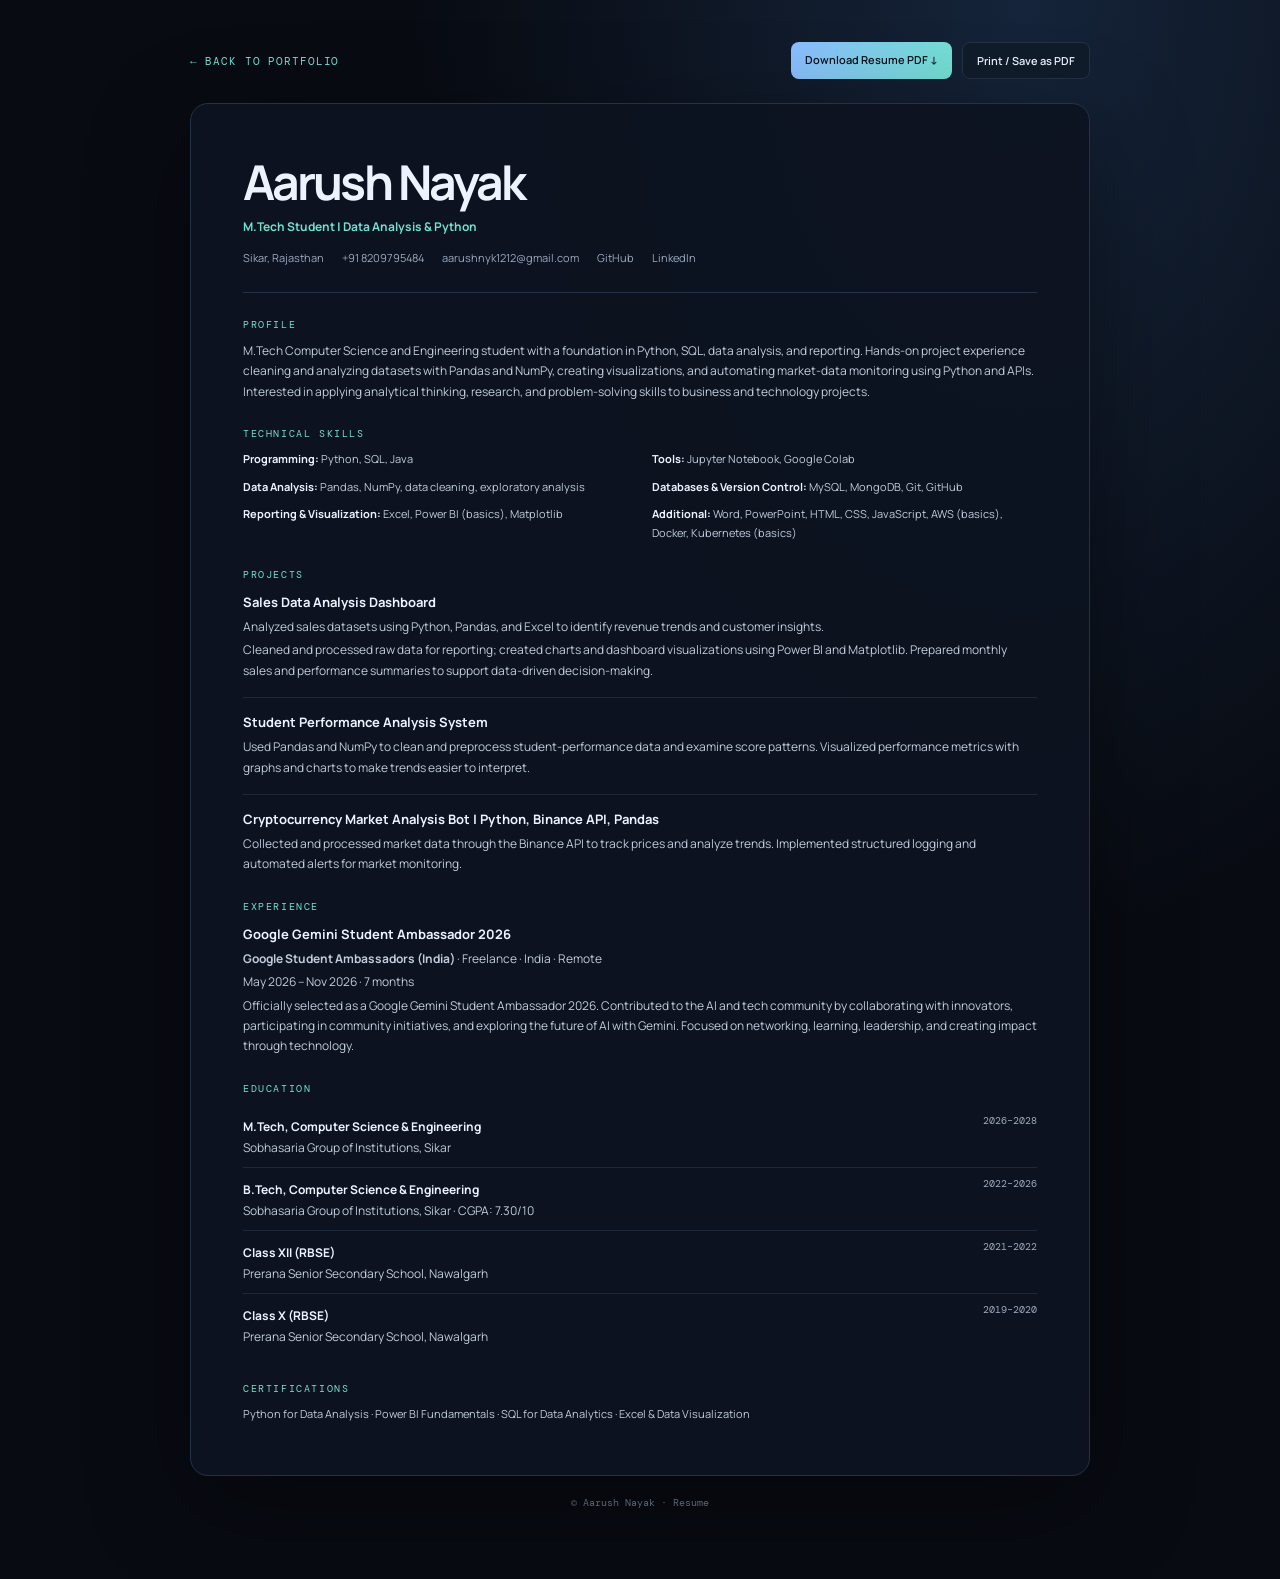
<file: resume.html>
<!doctype html>
<html lang="en">
<head>
<meta charset="utf-8"><meta name="viewport" content="width=device-width,initial-scale=1">
<meta name="theme-color" content="#080b12">
<title>Aarush Nayak | Resume</title>
<link rel="preconnect" href="https://fonts.googleapis.com"><link rel="preconnect" href="https://fonts.gstatic.com" crossorigin>
<link href="https://fonts.googleapis.com/css2?family=DM+Mono:wght@400;500&family=Manrope:wght@400;500;600;700;800&display=swap" rel="stylesheet">
<style>
:root{color-scheme:dark;--bg:#080b12;--panel:#101827;--line:#243247;--text:#edf3ff;--muted:#9baac0;--cyan:#72e0d1;--blue:#8bbdff}
*{box-sizing:border-box}html{scroll-behavior:smooth}body{margin:0;background:radial-gradient(ellipse at 80% 0%,#15243a 0,transparent 42%),var(--bg);color:var(--text);font:14px/1.7 Manrope,Arial,sans-serif}
.wrap{width:min(900px,calc(100% - 36px));margin:auto;padding:42px 0 70px}.top{display:flex;justify-content:space-between;align-items:center;gap:16px;margin-bottom:24px}.back{color:var(--cyan);text-decoration:none;font:11px 'DM Mono',monospace;letter-spacing:.08em}.actions{display:flex;gap:10px}.btn{border:1px solid var(--line);border-radius:8px;padding:10px 14px;color:var(--text);text-decoration:none;background:#111c2b;font:600 11px Manrope;cursor:pointer}.btn.primary{background:linear-gradient(110deg,#8bbdff,#72e0d1);color:#071019;border:0}
.sheet{border:1px solid var(--line);border-radius:18px;background:rgba(13,20,32,.94);padding:clamp(24px,5vw,52px);box-shadow:0 30px 100px #0006;animation:rise .7s ease both}
header{padding-bottom:24px;border-bottom:1px solid var(--line)}h1{font-size:clamp(32px,6vw,48px);line-height:1.1;letter-spacing:-.06em;margin:0 0 8px}.role{color:var(--cyan);font-weight:700;margin:0 0 12px}.contact{display:flex;flex-wrap:wrap;gap:7px 18px;color:var(--muted);font-size:11px}.contact a{color:var(--muted);text-decoration:none}
section{margin-top:25px}.eyebrow{font:10px 'DM Mono',monospace;color:var(--cyan);letter-spacing:.16em;margin:0 0 10px}h2{font-size:16px;margin:0 0 9px;letter-spacing:-.02em}p{margin:0;color:#c0ccdd;font-size:12px}.skills{display:grid;grid-template-columns:1fr 1fr;gap:9px 24px}.skill{font-size:11px;color:#c0ccdd}.skill b{color:var(--text)}.project{padding:0 0 13px;margin-bottom:13px;border-bottom:1px solid rgba(36,50,71,.7)}.project:last-child{border:0;padding:0;margin:0}.project h3{font-size:13px;margin:0 0 4px}.project p{margin:3px 0}.edu{display:flex;justify-content:space-between;gap:20px;padding:9px 0;border-bottom:1px solid rgba(36,50,71,.7)}.edu:last-child{border:0}.edu strong{font-size:12px}.edu span{font:10px 'DM Mono',monospace;color:var(--muted);white-space:nowrap}.certs{color:#c0ccdd;font-size:11px}
footer{text-align:center;color:#70819a;font:10px 'DM Mono',monospace;margin-top:20px}
@keyframes rise{from{opacity:0;transform:translateY(16px)}to{opacity:1;transform:translateY(0)}}
@media(max-width:600px){.top{align-items:flex-start;flex-direction:column}.skills{grid-template-columns:1fr}.edu{flex-direction:column;gap:2px}}
@media(prefers-reduced-motion:reduce){.sheet{animation:none}}
@media print{ @page{size:A4;margin:14mm}body{background:#fff!important;color:#172033!important;font-size:10pt}.wrap{width:100%;padding:0}.top,footer{display:none!important}.sheet{background:#fff!important;color:#172033!important;border:0;box-shadow:none;padding:0;animation:none}.role,.eyebrow{color:#087e83!important}.contact,.contact a,p,.skill,.certs{color:#34445c!important}header{border-color:#cbd5e1}section{margin-top:16px}.project,.edu{border-color:#dbe2ea}h1,h2,h3,.edu strong{color:#172033!important} }
</style>
</head>
<body><div class="wrap">
<div class="top"><a class="back" href="index.html">← BACK TO PORTFOLIO</a><div class="actions"><a class="btn primary" href="resume.pdf" download>Download Resume PDF ↓</a><button class="btn" onclick="window.print()">Print / Save as PDF</button></div></div>
<article class="sheet">
<header><h1>Aarush Nayak</h1><p class="role">M.Tech Student | Data Analysis & Python</p><div class="contact"><span>Sikar, Rajasthan</span><a href="tel:+918209795484">+91 8209795484</a><a href="mailto:aarushnyk1212@gmail.com">aarushnyk1212@gmail.com</a><a href="https://github.com/aarushnayak">GitHub</a><a href="https://linkedin.com/in/aarush-nayak-8302ab220">LinkedIn</a></div></header>
<section><p class="eyebrow">PROFILE</p><p>M.Tech Computer Science and Engineering student with a foundation in Python, SQL, data analysis, and reporting. Hands-on project experience cleaning and analyzing datasets with Pandas and NumPy, creating visualizations, and automating market-data monitoring using Python and APIs. Interested in applying analytical thinking, research, and problem-solving skills to business and technology projects.</p></section>
<section><p class="eyebrow">TECHNICAL SKILLS</p><div class="skills">
<div class="skill"><b>Programming:</b> Python, SQL, Java</div><div class="skill"><b>Tools:</b> Jupyter Notebook, Google Colab</div>
<div class="skill"><b>Data Analysis:</b> Pandas, NumPy, data cleaning, exploratory analysis</div><div class="skill"><b>Databases & Version Control:</b> MySQL, MongoDB, Git, GitHub</div>
<div class="skill"><b>Reporting & Visualization:</b> Excel, Power BI (basics), Matplotlib</div><div class="skill"><b>Additional:</b> Word, PowerPoint, HTML, CSS, JavaScript, AWS (basics), Docker, Kubernetes (basics)</div>
</div></section>
<section><p class="eyebrow">PROJECTS</p>
<div class="project"><h3>Sales Data Analysis Dashboard</h3><p>Analyzed sales datasets using Python, Pandas, and Excel to identify revenue trends and customer insights.</p><p>Cleaned and processed raw data for reporting; created charts and dashboard visualizations using Power BI and Matplotlib. Prepared monthly sales and performance summaries to support data-driven decision-making.</p></div>
<div class="project"><h3>Student Performance Analysis System</h3><p>Used Pandas and NumPy to clean and preprocess student-performance data and examine score patterns. Visualized performance metrics with graphs and charts to make trends easier to interpret.</p></div>
<div class="project"><h3>Cryptocurrency Market Analysis Bot | Python, Binance API, Pandas</h3><p>Collected and processed market data through the Binance API to track prices and analyze trends. Implemented structured logging and automated alerts for market monitoring.</p></div>
</section>
<section><p class="eyebrow">EXPERIENCE</p>
<div class="project"><h3>Google Gemini Student Ambassador 2026</h3><p><b>Google Student Ambassadors (India)</b> · Freelance · India · Remote</p><p>May 2026 – Nov 2026 · 7 months</p><p>Officially selected as a Google Gemini Student Ambassador 2026. Contributed to the AI and tech community by collaborating with innovators, participating in community initiatives, and exploring the future of AI with Gemini. Focused on networking, learning, leadership, and creating impact through technology.</p></div>
</section>
<section><p class="eyebrow">EDUCATION</p>
<div class="edu"><div><strong>M.Tech, Computer Science & Engineering</strong><p>Sobhasaria Group of Institutions, Sikar</p></div><span>2026–2028</span></div>
<div class="edu"><div><strong>B.Tech, Computer Science & Engineering</strong><p>Sobhasaria Group of Institutions, Sikar · CGPA: 7.30/10</p></div><span>2022–2026</span></div>
<div class="edu"><div><strong>Class XII (RBSE)</strong><p>Prerana Senior Secondary School, Nawalgarh</p></div><span>2021–2022</span></div>
<div class="edu"><div><strong>Class X (RBSE)</strong><p>Prerana Senior Secondary School, Nawalgarh</p></div><span>2019–2020</span></div>
</section>
<section><p class="eyebrow">CERTIFICATIONS</p><p class="certs">Python for Data Analysis · Power BI Fundamentals · SQL for Data Analytics · Excel & Data Visualization</p></section>
</article><footer>© Aarush Nayak · Resume</footer></div></body></html>
</file>
